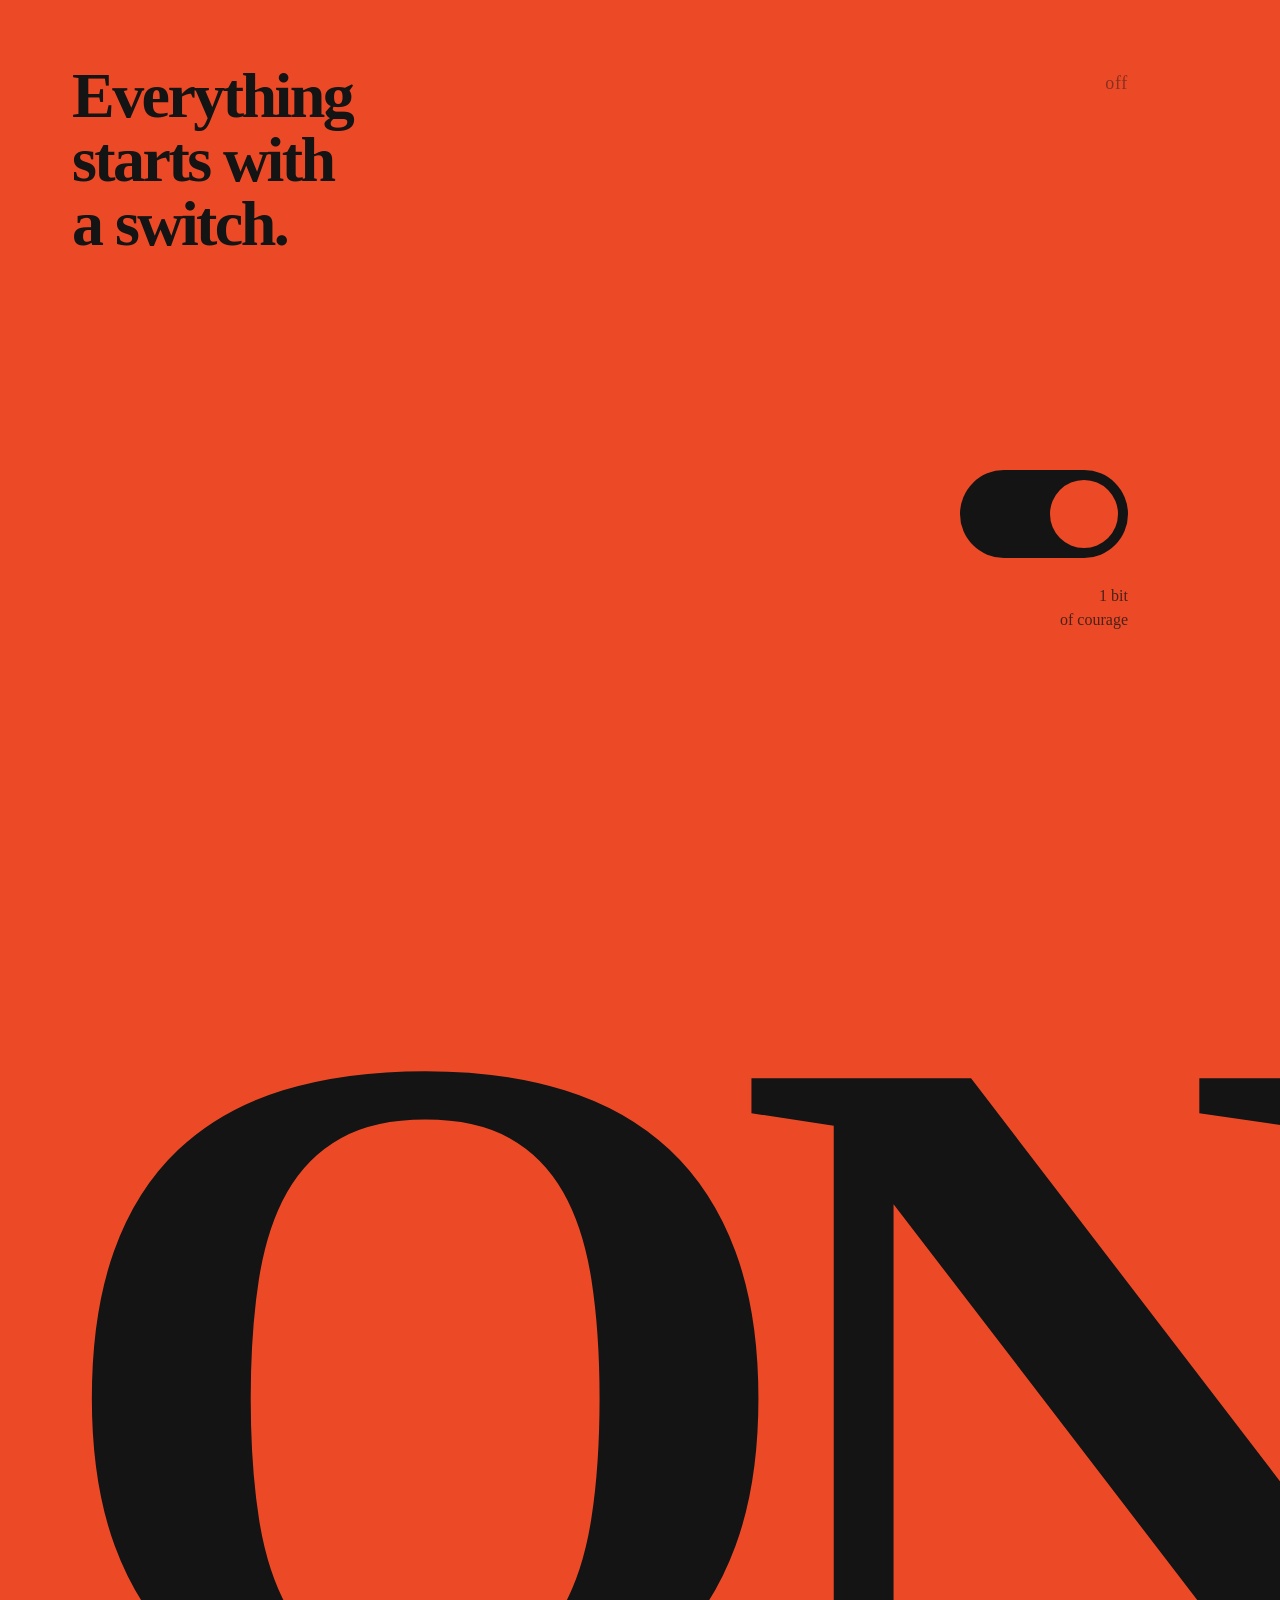
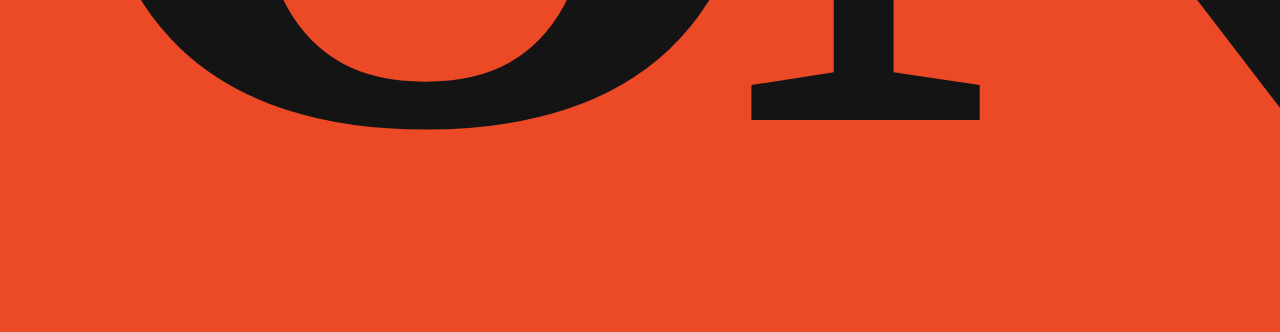
<file: archive/abstract-posters/bold.html>
<!doctype html><html><head><meta charset="utf-8"><link rel="stylesheet" href="file:///home/claude/creative-toolkit/fonts/fonts.css"><style>
*{margin:0;box-sizing:border-box}body{width:1200px;height:1680px;background:#EC4A27;color:#141414;font-family:Geist;position:relative;overflow:hidden}
.top{position:absolute;left:72px;right:72px;top:64px;display:flex;justify-content:space-between;align-items:flex-start}
h1{font:800 64px/1 Geist;letter-spacing:-.04em;max-width:9ch}
.off{font:500 18px/1 "Geist Mono";opacity:.45;letter-spacing:.04em;padding-top:10px}
.on{position:absolute;left:44px;bottom:-200px;font:900 980px/1 Geist;letter-spacing:-.075em}
.sw{position:absolute;right:72px;top:470px;width:168px;height:88px;border-radius:44px;background:#141414}
.sw i{position:absolute;right:10px;top:10px;width:68px;height:68px;border-radius:50%;background:#EC4A27}
.cap{position:absolute;right:72px;top:584px;font:500 16px/1.5 "Geist Mono";text-align:right;opacity:.75}
</style></head><body>
<div class="top"><h1>Every&shy;thing starts with a switch.</h1><span class="off">off</span></div>
<div class="sw"><i></i></div><div class="cap">1 bit<br>of courage</div>
<div class="on">ON</div>
</body></html>
</file>
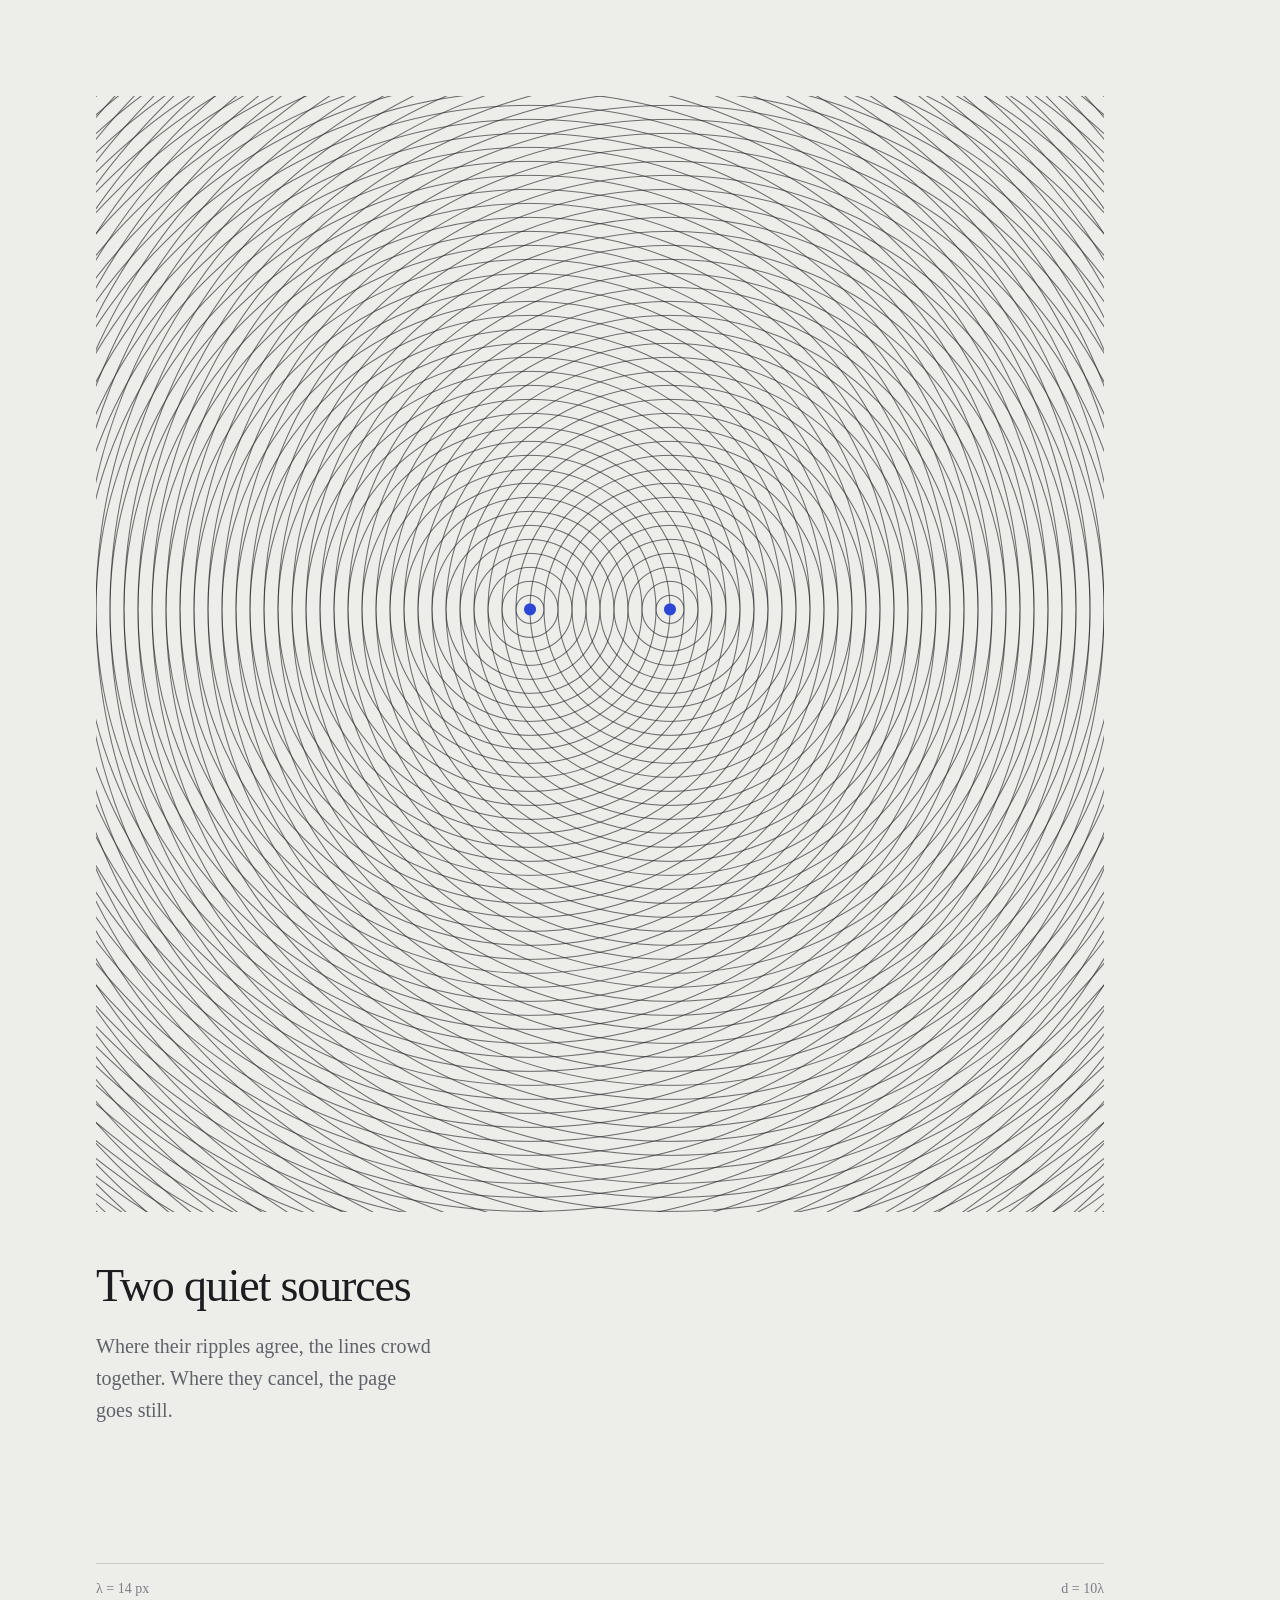
<file: archive/abstract-posters/calm.html>
<!doctype html><html><head><meta charset="utf-8"><link rel="stylesheet" href="file:///home/claude/creative-toolkit/fonts/fonts.css"><style>
*{margin:0}body{width:1200px;height:1680px;background:#EDEEEA;color:#1C1D21;font-family:Geist;position:relative;overflow:hidden}
canvas{position:absolute;left:96px;top:96px}
.t{position:absolute;left:96px;top:1260px;font:500 46px/1.15 Geist;letter-spacing:-.025em}
.s{position:absolute;left:96px;top:1330px;font:400 20px/1.6 Geist;color:#5F626B;max-width:34ch}
.f{position:absolute;left:96px;right:96px;bottom:84px;display:flex;justify-content:space-between;font:400 14px/1 "Geist Mono";color:#7A7D86;border-top:1px solid #C9CBC6;padding-top:18px}
</style></head><body><canvas id="c" width="2016" height="2232" style="width:1008px;height:1116px"></canvas>
<p class="t">Two quiet sources</p>
<p class="s">Where their ripples agree, the lines crowd together. Where they cancel, the page goes still.</p>
<div class="f"><span>λ = 14 px</span><span>d = 10λ</span></div>
<script>
const c=document.getElementById('c'),x=c.getContext('2d');x.scale(2,2);const W=1008,H=1116;
const s1=[W/2-70,H*.46],s2=[W/2+70,H*.46];
x.save();x.beginPath();x.rect(0,0,W,H);x.clip();
x.strokeStyle='rgba(28,29,33,.62)';x.lineWidth=1.05;
for(const s of [s1,s2]) for(let r=14;r<1400;r+=14){x.beginPath();x.arc(s[0],s[1],r,0,Math.PI*2);x.stroke();}
x.restore();
x.fillStyle='#2C46D6';for(const s of [s1,s2]){x.beginPath();x.arc(s[0],s[1],6,0,Math.PI*2);x.fill();}
</script></body></html>
</file>
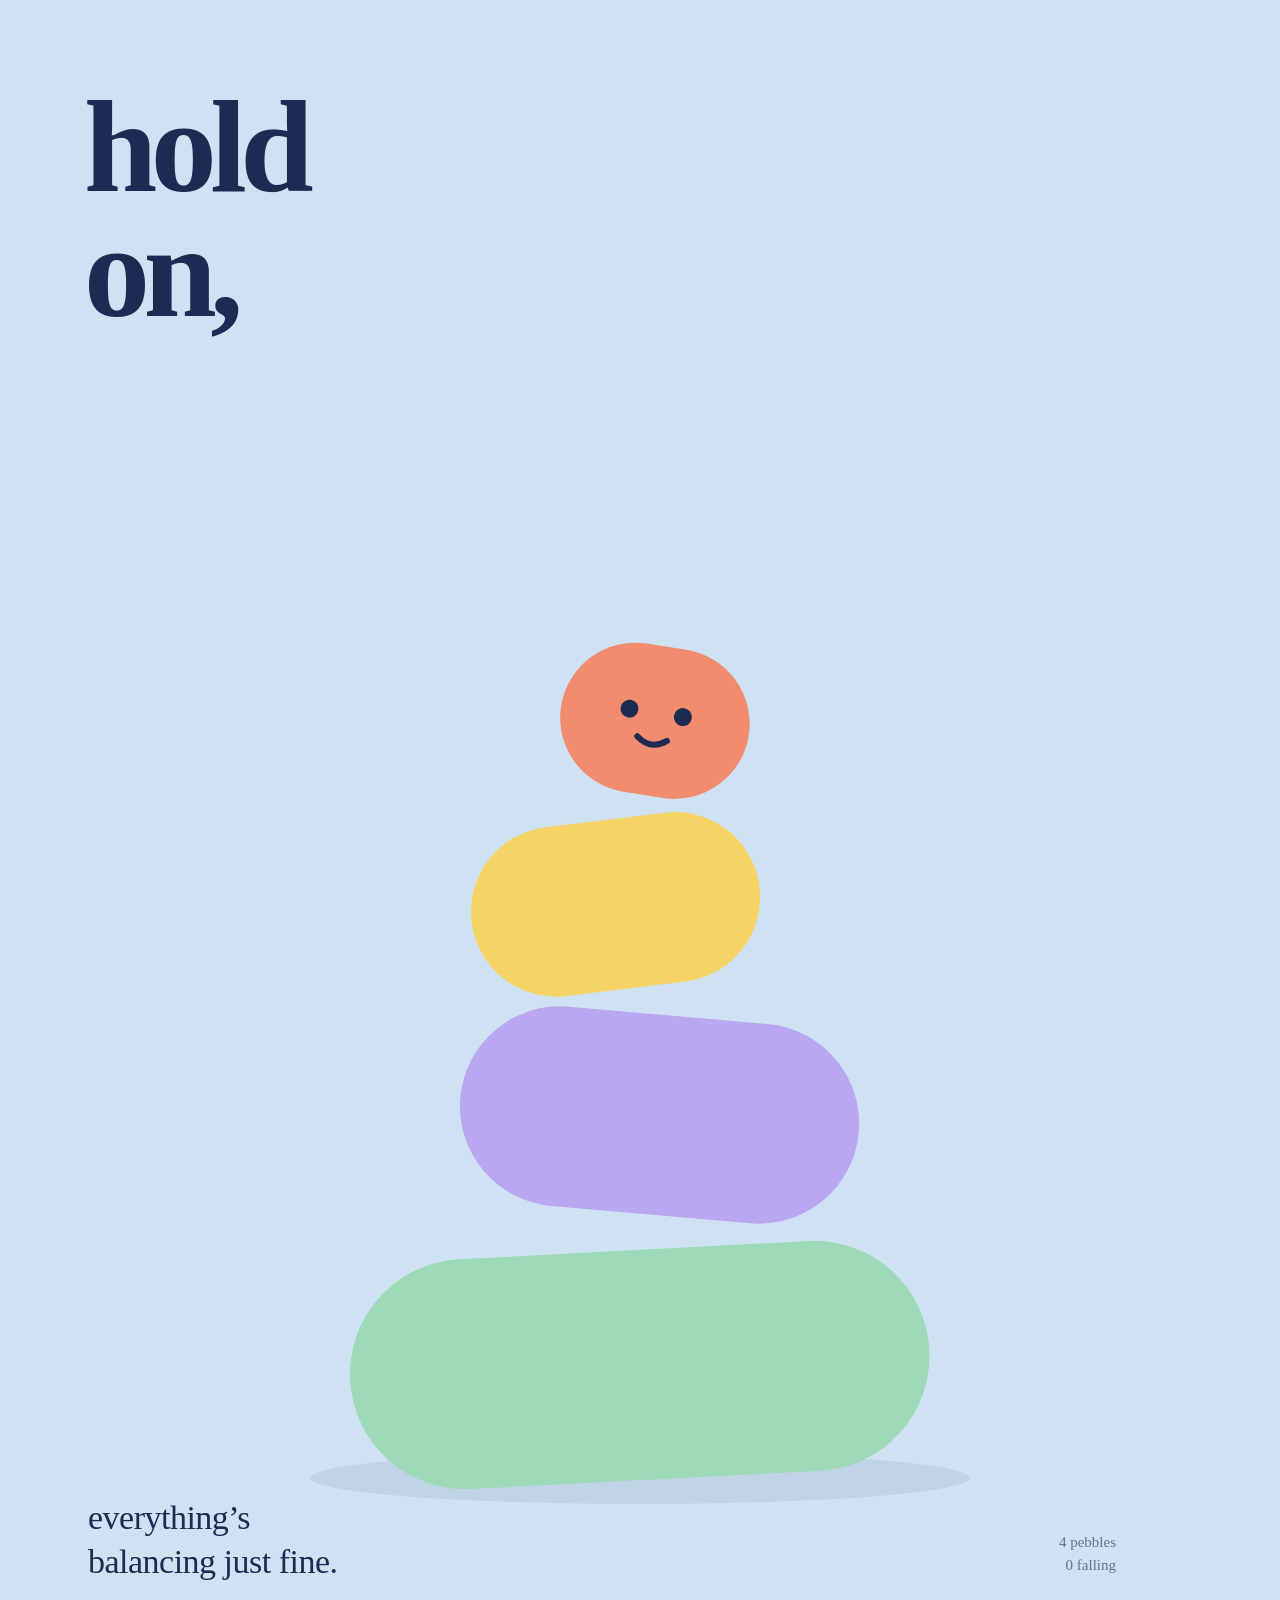
<file: archive/abstract-posters/cute.html>
<!doctype html><html><head><meta charset="utf-8"><link rel="stylesheet" href="file:///home/claude/creative-toolkit/fonts/fonts.css"><style>
*{margin:0}body{width:1200px;height:1680px;background:#CFE2F3;color:#1D2B53;font-family:Geist;position:relative;overflow:hidden}
h1{position:absolute;left:84px;top:84px;font:800 132px/.95 Geist;letter-spacing:-.05em}
p{position:absolute;left:88px;bottom:96px;font:500 34px/1.3 Geist;letter-spacing:-.015em;max-width:15ch}
svg{position:absolute;left:0;top:0}
.n{position:absolute;right:84px;bottom:104px;font:500 15px/1.5 "Geist Mono";text-align:right;opacity:.6}
</style></head><body>
<svg width="1200" height="1680" viewBox="0 0 1200 1680">
 <ellipse cx="640" cy="1478" rx="330" ry="26" fill="#1D2B53" opacity=".08"/>
 <g transform="rotate(-3 640 1370)"><rect x="350" y="1250" width="580" height="230" rx="115" fill="#9ED9B8"/></g>
 <g transform="rotate(5 660 1110)"><rect x="460" y="1015" width="400" height="200" rx="100" fill="#B9A7F2"/></g>
 <g transform="rotate(-7 610 900)"><rect x="470" y="820" width="290" height="170" rx="85" fill="#F6D365"/></g>
 <g transform="rotate(9 650 720)"><rect x="560" y="645" width="190" height="150" rx="75" fill="#F28C6F"/>
  <circle cx="628" cy="712" r="9" fill="#1D2B53"/><circle cx="682" cy="712" r="9" fill="#1D2B53"/>
  <path d="M640 738 q15 12 30 0" stroke="#1D2B53" stroke-width="6" fill="none" stroke-linecap="round"/></g>
</svg>
<h1>hold<br>on,</h1>
<p>everything’s balancing just fine.</p>
<div class="n">4 pebbles<br>0 falling</div>
</body></html>
</file>
